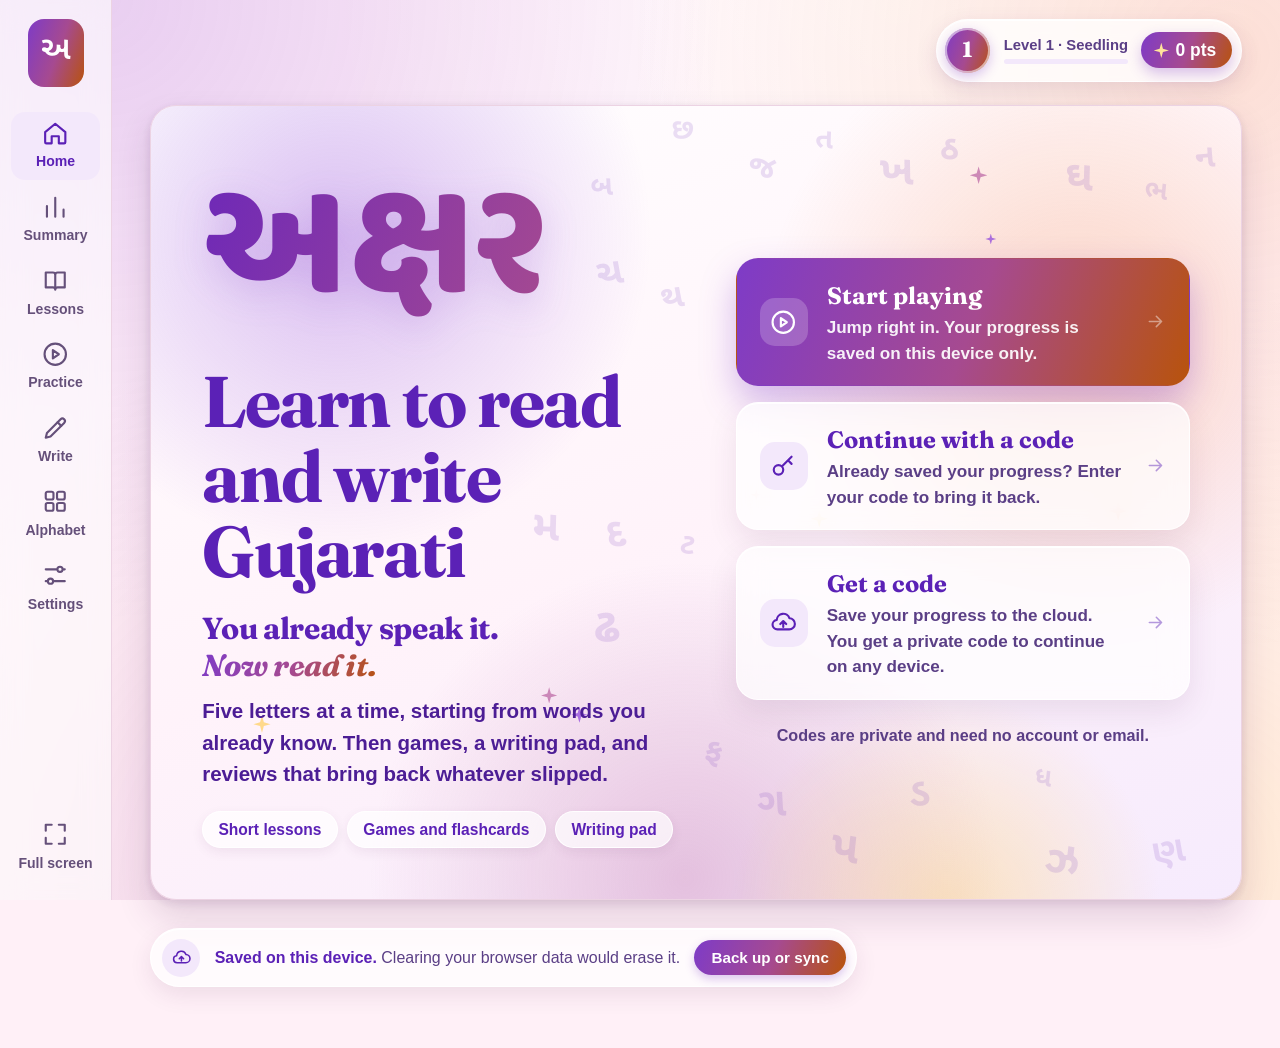
<file: index.html>
<!doctype html>
<html lang="en">
<head>
  <meta charset="utf-8">
  <meta name="viewport" content="width=device-width, initial-scale=1, viewport-fit=cover">
  <title>Read and Write Gujarati</title>
  <meta name="description" content="A short daily game for Gujarati speakers who want to learn to read and write the script.">
  <meta name="theme-color" content="#fff0f7">
  <meta name="format-detection" content="telephone=no">
  <meta name="mobile-web-app-capable" content="yes">
  <meta name="apple-mobile-web-app-capable" content="yes">
  <meta name="apple-mobile-web-app-title" content="Gujarati">
  <meta name="apple-mobile-web-app-status-bar-style" content="default">
  <link rel="manifest" href="manifest.webmanifest">
  <link rel="icon" type="image/png" sizes="192x192" href="icons/icon-192.png">
  <link rel="apple-touch-icon" href="icons/apple-touch-icon.png">
  <link rel="preconnect" href="https://fonts.googleapis.com">
  <link rel="preconnect" href="https://fonts.gstatic.com" crossorigin>
  <link href="https://fonts.googleapis.com/css2?family=Baloo+Bhai+2:wght@600;800&family=Fraunces:ital,opsz,wght@0,9..144,500;0,9..144,700;1,9..144,500&family=Noto+Sans+Gujarati:wght@400;600;700&display=swap" rel="stylesheet">
  <link rel="stylesheet" href="css/styles.css">
</head>
<body>
  <!-- Icon set: one consistent line style instead of emoji -->
  <svg width="0" height="0" style="position:absolute" aria-hidden="true" focusable="false">
    <defs>
      <symbol id="i-home" viewBox="0 0 24 24"><path d="M3.5 11 12 4l8.5 7v8.5a1 1 0 0 1-1 1H15v-6H9v6H4.5a1 1 0 0 1-1-1z"/></symbol>
      <symbol id="i-book" viewBox="0 0 24 24"><path d="M4 5.5h6a2 2 0 0 1 2 2V20a2 2 0 0 0-2-2H4zM20 5.5h-6a2 2 0 0 0-2 2V20a2 2 0 0 1 2-2h6z"/></symbol>
      <symbol id="i-play" viewBox="0 0 24 24"><circle cx="12" cy="12" r="9"/><path d="m10 8.5 5 3.5-5 3.5z"/></symbol>
      <symbol id="i-pen" viewBox="0 0 24 24"><path d="m4 20 1-4L16.5 4.5a2.1 2.1 0 0 1 3 3L8 19z"/><path d="m14 7 3 3"/></symbol>
      <symbol id="i-grid" viewBox="0 0 24 24"><rect x="4" y="4" width="6.5" height="6.5" rx="1.5"/><rect x="13.5" y="4" width="6.5" height="6.5" rx="1.5"/><rect x="4" y="13.5" width="6.5" height="6.5" rx="1.5"/><rect x="13.5" y="13.5" width="6.5" height="6.5" rx="1.5"/></symbol>
      <symbol id="i-sliders" viewBox="0 0 24 24"><path d="M4 7h9M19 7h1M4 17h1M11 17h9"/><circle cx="16" cy="7" r="2.2"/><circle cx="8" cy="17" r="2.2"/></symbol>
      <symbol id="i-check" viewBox="0 0 24 24"><path d="m5 12.5 4.5 4.5L19 7.5"/></symbol>
      <symbol id="i-lock" viewBox="0 0 24 24"><rect x="5" y="10.5" width="14" height="9.5" rx="2"/><path d="M8 10.5V8a4 4 0 0 1 8 0v2.5"/></symbol>
      <symbol id="i-arrow" viewBox="0 0 24 24"><path d="M5 12h14M13 6l6 6-6 6"/></symbol>
      <symbol id="i-expand" viewBox="0 0 24 24"><path d="M4 9V4h5M20 9V4h-5M4 15v5h5M20 15v5h-5"/></symbol>
      <symbol id="i-collapse" viewBox="0 0 24 24"><path d="M9 4v5H4M15 4v5h5M9 20v-5H4M15 20v-5h5"/></symbol>
      <symbol id="i-chart" viewBox="0 0 24 24"><path d="M5 20V11M12 20V4M19 20v-6"/></symbol>
      <symbol id="i-key" viewBox="0 0 24 24"><circle cx="8" cy="15" r="4"/><path d="m11 12 8-8M16 7l3 3"/></symbol>
      <symbol id="i-cloud" viewBox="0 0 24 24"><path d="M7 18a4 4 0 0 1-.5-7.97A5.5 5.5 0 0 1 17.2 8.6 4.5 4.5 0 0 1 17 18z"/><path d="M12 11v5M9.5 13.5 12 11l2.5 2.5"/></symbol>
      <symbol id="i-refresh" viewBox="0 0 24 24"><path d="M19 8a8 8 0 0 0-14 1M5 4v5h5M5 16a8 8 0 0 0 14-1M19 20v-5h-5"/></symbol>
    </defs>
  </svg>

  <a class="skip" href="#app">Skip to content</a>
  <div class="shell">
    <nav aria-label="Main">
      <a class="brand" href="#/" aria-label="Home"><span class="gu" lang="gu">અ</span></a>
      <a href="#/" data-route=""><svg class="ic"><use href="#i-home"/></svg><span>Home</span></a>
      <a href="#/summary" data-route="summary"><svg class="ic"><use href="#i-chart"/></svg><span>Summary</span></a>
      <a href="#/lessons" data-route="lessons"><svg class="ic"><use href="#i-book"/></svg><span>Lessons</span></a>
      <a href="#/practice" data-route="practice"><svg class="ic"><use href="#i-play"/></svg><span>Practice</span></a>
      <a href="#/write" data-route="write"><svg class="ic"><use href="#i-pen"/></svg><span>Write</span></a>
      <a href="#/alphabet" data-route="alphabet"><svg class="ic"><use href="#i-grid"/></svg><span>Alphabet</span></a>
      <a href="#/settings" data-route="settings"><svg class="ic"><use href="#i-sliders"/></svg><span>Settings</span></a>
      <button type="button" id="fs-btn" class="nav-btn" hidden aria-pressed="false"><svg class="ic"><use href="#i-expand"/></svg><span>Full screen</span></button>
    </nav>

    <div class="col">
      <header class="top">
        <a class="wordmark" href="#/"><span class="gu" lang="gu">અક્ષર</span></a>
        <div class="hud" aria-live="polite"><span id="hud-avatar" class="avatar" aria-hidden="true"></span><div class="hud-text"><span id="hud-name" class="hud-name" hidden></span><span id="hud-level" class="hud-level"></span><span class="hud-bar" aria-hidden="true"><i id="hud-fill"></i></span></div><span class="hud-pts"><span id="hud-points" class="pts"></span></span></div>
      </header>
      <main id="app" tabindex="-1">
        <noscript><p class="card">This game needs JavaScript. Please turn it on and reload.</p></noscript>
      </main>
      <footer id="foot"></footer>
    </div>
  </div>

  <div id="toast" role="status" aria-live="polite"></div>
  <dialog id="dlg" aria-modal="true"></dialog>

  <script src="js/data/items.js"></script>
  <script src="js/data/lessons.js"></script>
  <script src="js/data/words.js"></script>
  <script src="js/core.js"></script>
  <script src="js/firebase-config.js"></script>
  <script src="js/sync.js"></script>
  <script src="js/ui.js"></script>
  <script src="js/games.js"></script>
  <script src="js/shape.js"></script>
  <script src="js/writing.js"></script>
  <script src="js/app.js"></script>
  <script>
    // Offline support + installable on iPad/iPhone/Android (served over https or localhost only).
    if ('serviceWorker' in navigator && (location.protocol === 'https:' || location.hostname === 'localhost')) {
      window.addEventListener('load', function () { navigator.serviceWorker.register('sw.js').catch(function () {}); });
    }
  </script>
</body>
</html>
</file>
<file: css/styles.css>
/* Gujarati reading and writing
   Palette from the Game Instruction Loop slides (soft pink canvas, dark phone frames, purple→orange gradient),
   used with restraint: gradient only on primary actions, the hero and the game labels.
   Layout: phone = bottom tabs; iPad/desktop = left rail, two-pane lessons and quizzes. */
:root {
  --bg: #fff0f7;
  --paper: #ffffff;
  --blank: #fff9fc;
  --phone-edge: #20202d;
  --ink: #2a1838;
  --muted: #65507a;
  --line: #ecd3e3;
  --line-soft: #f5e3ee;
  --purple: #9149dc; --magenta: #bc69a6; --orange: #f28a4b; --yellow: #ffd166;
  --accent: #5b21b6;                       /* text-safe purple */
  --grad: linear-gradient(110deg, #7e3bc7 0%, #a64a90 52%, #b8530c 100%);
  --grad-bright: linear-gradient(110deg, #9149dc 0%, #bc69a6 52%, #f28a4b 100%);
  --glyph: #5b21b6;
  --roman: #8f2f7e;
  --tint: #f3e8fb; --tint-pink: #ffe3f1; --tint-gold: #fff1c9;
  --good: #166534; --good-bg: #dcfce7; --soft: #7c2d12; --soft-bg: #ffedd5;
  --r: 18px; --r-lg: 26px;
  --shadow: 0 18px 34px rgba(85, 39, 92, .16), 0 3px 10px rgba(85, 39, 92, .12);
  --sans: -apple-system, BlinkMacSystemFont, "SF Pro Text", "Segoe UI", Roboto, "Helvetica Neue", Arial, "Noto Sans Gujarati", "Nirmala UI", sans-serif;
  --serif: "Fraunces", "New York", Georgia, "Times New Roman", "Noto Sans Gujarati", serif;
  --gu: "Noto Sans Gujarati", "Gujarati Sangam MN", "Nirmala UI", "Shruti", sans-serif;
  --rail: 112px;
}
* { box-sizing: border-box; -webkit-tap-highlight-color: transparent; }
html { font-size: 17px; -webkit-text-size-adjust: 100%; text-size-adjust: 100%; }
@media (min-width: 768px) { html { font-size: 18px; } }
@media (min-width: 1100px) { html { font-size: 19px; } }
body {
  margin: 0; color: var(--ink); font-family: var(--sans); line-height: 1.5;
  background: radial-gradient(circle at 70% 0%, rgba(255, 255, 255, .8), transparent 45%), var(--bg);
  background-attachment: fixed; overscroll-behavior-y: none;
  padding-bottom: calc(4.6rem + env(safe-area-inset-bottom));
}
.gu, [lang="gu"] { font-family: var(--gu); line-height: 1.6; }
h1, h2, h3 { font-family: var(--serif); font-weight: 700; letter-spacing: -.01em; line-height: 1.15; margin: 0 0 .5rem; }
h1 { font-size: clamp(1.9rem, 4.2vw, 2.6rem); } h2 { font-size: 1.45rem; } h3 { font-size: 1.15rem; }
/* headings: purple to orange for page titles, purple for sections, plum for sub-sections */
h2 { color: var(--accent); } h3 { color: var(--roman); }
#app > div > h1:first-child, #app > section > h1:first-child, .write-view > h1:first-child { display: block; width: fit-content; max-width: 100%; color: #fff; background: var(--grad); padding: .28em .75em .34em; border-radius: 18px; box-shadow: 0 10px 24px rgba(126, 59, 199, .28), inset 0 1px 0 rgba(255, 255, 255, .3); text-shadow: 0 1px 8px rgba(42, 24, 56, .25); margin-bottom: 1.2rem; }
h2::after { content: ""; display: block; width: 100%; height: 2px; border-radius: 2px; margin-top: .35rem; background: var(--line); }
.hero-panel h2::after, .next-panel h2::after, .callout h2::after, .menu-btn h2::after, .celebrate h2::after, dialog h2::after, .group-head h2::after { display: none; }
p { margin: 0 0 .75rem; }
a { color: var(--accent); }
.muted { color: var(--muted); }
.sr { position: absolute; width: 1px; height: 1px; overflow: hidden; clip: rect(0 0 0 0); }
.skip { position: absolute; left: -999px; top: 0; background: #fff; padding: .5rem 1rem; z-index: 100; }
.skip:focus { left: 8px; top: 8px; }
:focus-visible { outline: 3px solid #2563eb; outline-offset: 3px; border-radius: 10px; }
mark { background: #ffe39a; color: inherit; border-radius: 6px; padding: 0 .08em; }
[hidden] { display: none !important; }
button, a, summary, label, select { touch-action: manipulation; }
button { -webkit-user-select: none; user-select: none; }
.ic { width: 1.5rem; height: 1.5rem; fill: none; stroke: currentColor; stroke-width: 1.8; stroke-linecap: round; stroke-linejoin: round; flex: none; }
.ic.sm { width: 1.1rem; height: 1.1rem; }
.label { text-transform: uppercase; letter-spacing: .08em; font-size: .72rem; font-weight: 700; color: var(--roman); margin: 0 0 .35rem; }

/* ---------- Shell ---------- */
.col { min-width: 0; }
.top { display: flex; align-items: center; justify-content: space-between; gap: 1rem; padding: calc(.7rem + env(safe-area-inset-top)) calc(1rem + env(safe-area-inset-right)) .4rem calc(1rem + env(safe-area-inset-left)); max-width: 1180px; margin: 0 auto; }
.wordmark { font-family: var(--serif); font-weight: 700; font-size: 1.3rem; color: var(--ink); text-decoration: none; }
.wordmark .gu { font-weight: 600; color: var(--accent); }
.hud { display: flex; align-items: center; gap: .7rem; margin-left: auto; padding: .4rem .5rem .4rem .4rem; line-height: 1.2; background: rgba(255, 255, 255, .78); -webkit-backdrop-filter: blur(12px); backdrop-filter: blur(12px); border: 1px solid rgba(255, 255, 255, .9); border-radius: 99px; box-shadow: 0 8px 22px rgba(85, 39, 92, .13), inset 0 1px 0 #fff; }
.avatar { width: 2.4rem; height: 2.4rem; border-radius: 50%; display: grid; place-items: center; background: var(--grad); color: #fff; font-family: var(--serif); font-weight: 700; font-size: 1.15rem; box-shadow: 0 4px 12px rgba(126, 59, 199, .3), inset 0 0 0 2px rgba(255, 255, 255, .55); flex: none; }
.hud { min-width: 0; max-width: 100%; }
@media (max-width: 767px) { .hud { gap: .45rem; } .hud-text { min-width: 0; } .hud-name { max-width: 5.5rem; font-size: .85rem; } .hud-level { font-size: .7rem; } .hud-pts { padding: .35rem .6rem .35rem .5rem; } }
.hud-text { display: flex; flex-direction: column; align-items: flex-start; gap: .12rem; min-width: 6.5rem; }
.hud-name { font-weight: 700; font-size: .95rem; color: var(--accent); max-width: 9rem; overflow: hidden; text-overflow: ellipsis; white-space: nowrap; }
.hud-level { font-size: .78rem; font-weight: 600; color: #5b3f86; white-space: nowrap; }
.hud-bar { display: block; width: 100%; height: 5px; border-radius: 99px; background: var(--tint); overflow: hidden; margin-top: .1rem; }
.hud-bar i { display: block; height: 100%; width: 0; border-radius: 99px; background: var(--grad-bright); transition: width .5s; }
.hud-pts { display: inline-flex; align-items: center; gap: .35rem; padding: .4rem .8rem .4rem .65rem; border-radius: 99px; background: var(--grad); color: #fff; box-shadow: 0 6px 14px rgba(126, 59, 199, .3); }
.hud-pts::before { content: ""; width: .8rem; height: .8rem; background: #ffe49a; clip-path: polygon(50% 0, 61% 39%, 100% 50%, 61% 61%, 50% 100%, 39% 61%, 0 50%, 39% 39%); }
.hud .pts { font-weight: 700; font-size: .92rem; color: #fff; font-variant-numeric: tabular-nums; white-space: nowrap; }
nav { position: fixed; left: 0; right: 0; bottom: 0; z-index: 20; display: flex; background: rgba(255, 255, 255, .94); -webkit-backdrop-filter: blur(14px); backdrop-filter: blur(14px); border-top: 1px solid var(--line); padding: .25rem calc(.25rem + env(safe-area-inset-right)) calc(.25rem + env(safe-area-inset-bottom)) calc(.25rem + env(safe-area-inset-left)); }
nav .brand { display: none; }
nav a { flex: 1; min-width: 0; min-height: 56px; display: flex; flex-direction: column; align-items: center; justify-content: center; gap: 2px; font-size: .68rem; text-decoration: none; color: var(--muted); border-radius: 14px; font-weight: 600; }
nav a[aria-current="page"] { color: var(--accent); background: var(--tint); }
nav .nav-btn { flex: 1; min-height: 56px; display: none; flex-direction: column; align-items: center; justify-content: center; gap: 2px; font: inherit; font-size: .68rem; font-weight: 600; color: var(--muted); background: transparent; border: 0; border-radius: 14px; cursor: pointer; }
nav .nav-btn[aria-pressed="true"] { color: var(--accent); background: var(--tint); }
@media (min-width: 768px) {
  body { padding-bottom: 2rem; }
  nav a, nav .nav-btn { min-height: 68px !important; }
  .shell { display: grid; grid-template-columns: var(--rail) minmax(0, 1fr); min-height: 100vh; min-height: 100dvh; }
  nav { position: sticky; top: 0; height: 100vh; height: 100dvh; flex-direction: column; justify-content: flex-start; gap: .3rem; border-top: 0; border-right: 1px solid var(--line); background: rgba(255, 255, 255, .6);
    padding: calc(1rem + env(safe-area-inset-top)) .6rem 1rem calc(.6rem + env(safe-area-inset-left)); }
  nav .brand { display: grid; place-items: center; width: 56px; height: 56px; margin: 0 auto 1rem; border-radius: 16px; background: var(--grad); color: #fff; font-size: 1.7rem; text-decoration: none; padding-bottom: .2rem; }
  nav a { flex: 0 0 auto; width: 100%; min-height: 76px; font-size: .74rem; gap: 4px; }
  nav .nav-btn:not([hidden]) { display: flex; flex: 0 0 auto; width: 100%; min-height: 76px; font-size: .74rem; gap: 4px; margin-top: auto; }
  nav .brand .gu { line-height: 1; }
  .wordmark { display: none; }
  .top { padding-top: calc(1rem + env(safe-area-inset-top)); padding-right: calc(2rem + env(safe-area-inset-right)); }
}
@media (hover: hover) { nav a:hover, nav .nav-btn:hover { background: var(--tint); } }
main:focus, main:focus-visible { outline: none; }
main { position: relative; isolation: isolate; max-width: 1180px; margin: 0 auto; padding: .5rem calc(1rem + env(safe-area-inset-right)) 1.5rem calc(1rem + env(safe-area-inset-left)); outline: none; }
@media (min-width: 768px) { main { padding-left: 2rem; padding-right: calc(2rem + env(safe-area-inset-right)); } }
footer { max-width: 1180px; margin: 0 auto; padding: 0 1rem 1.2rem; color: var(--muted); font-size: .82rem; }
@media (min-width: 768px) { footer { padding-left: 2rem; } }

/* ---------- Buttons ---------- */
.btn, button.btn { white-space: nowrap; font: inherit; font-weight: 650; display: inline-flex; align-items: center; justify-content: center; gap: .45rem; min-height: 52px; min-width: 52px; padding: .45rem 1.25rem; border-radius: 14px; border: 1px solid var(--line); background: #fff; color: var(--ink); cursor: pointer; text-decoration: none; transition: transform .1s, background .15s; }
.btn:active:not(:disabled) { transform: scale(.97); }
.btn.primary { background: var(--grad); color: #fff; border-color: transparent; box-shadow: 0 10px 22px rgba(126, 59, 199, .28); }
.btn.danger { background: #b91c1c; color: #fff; border-color: transparent; }
.btn.ghost { background: transparent; }
.btn.small { min-height: 48px; padding: .3rem 1rem; font-size: .92rem; }
.btn.huge { font-size: 1.15rem; min-height: 60px; padding: .5rem 1.8rem; border-radius: 16px; }
.btn:disabled { opacity: .45; cursor: not-allowed; }
@media (hover: hover) { .btn:hover:not(:disabled) { background: var(--tint); } .btn.primary:hover:not(:disabled) { background: var(--grad); filter: brightness(1.06); } .btn.danger:hover:not(:disabled) { background: #991b1b; } }
.row { display: flex; flex-wrap: wrap; gap: .7rem; align-items: center; margin: .75rem 0; }
.row.center { justify-content: center; }
.row.between { justify-content: space-between; }

/* ---------- Surfaces ---------- */
.card, .qcard { background: var(--paper); border: 1px solid var(--line); border-radius: var(--r); padding: 1.25rem; margin-bottom: 1rem; }
.callout { border-left: 4px solid var(--purple); background: var(--tint); border-radius: 0 var(--r) var(--r) 0; padding: .9rem 1.1rem; margin: 1rem 0; }
.callout.gold { border-color: var(--orange); background: var(--tint-gold); } .callout.pink { border-color: var(--magenta); background: var(--tint-pink); }
.callout h3 { margin-bottom: .2rem; } .callout p:last-child { margin-bottom: 0; }
.lead { font-size: 1.15rem; color: var(--muted); max-width: 46ch; }
.section-head { display: flex; align-items: baseline; justify-content: space-between; gap: 1rem; margin: 2rem 0 .7rem; }
.section-head h2 { margin: 0; } .section-head span { color: var(--muted); font-size: .88rem; }
.note { background: var(--tint-gold); border-radius: 12px; padding: .6rem .9rem; font-size: .9rem; }

/* ---------- Home ---------- */
.home-top { display: grid; gap: 1rem; margin-top: .3rem; }
@media (min-width: 900px) { .home-top { grid-template-columns: 1.35fr 1fr; align-items: stretch; } }
.hero-panel { position: relative; overflow: hidden; border-radius: var(--r-lg); padding: clamp(1.4rem, 3.5vw, 2.4rem); color: #fff; background: var(--grad-bright); background-size: 200% 200%; animation: shimmer 9s ease infinite; box-shadow: var(--shadow); min-height: 300px; display: flex; flex-direction: column; justify-content: flex-end; }
.hero-panel::before { content: ""; position: absolute; inset: 0; background: linear-gradient(180deg, rgba(42, 24, 56, 0) 30%, rgba(42, 24, 56, .45) 100%); }
.hero-panel > * { position: relative; }
.hero-glyphs { position: absolute !important; inset: 0; pointer-events: none; overflow: hidden; }
.hero-glyphs span { position: absolute; font-family: var(--gu); color: rgba(255, 255, 255, .22); font-weight: 700; line-height: 1; }
.hero-glyphs .g1 { font-size: 11rem; right: -.5rem; top: -1rem; } .hero-glyphs .g2 { font-size: 6.5rem; right: 9rem; top: 2.6rem; } .hero-glyphs .g3 { font-size: 4.5rem; right: 1.5rem; top: 10rem; color: rgba(255, 255, 255, .16); }
.hero-panel .label { color: rgba(255, 255, 255, .85); }
.hero-panel h1 { font-size: clamp(2rem, 4.6vw, 3.2rem); color: #fff; margin-bottom: .6rem; max-width: 14ch; text-shadow: 0 2px 18px rgba(42, 24, 56, .35); }
.hero-panel p { color: rgba(255, 255, 255, .95); max-width: 40ch; text-shadow: 0 1px 10px rgba(42, 24, 56, .4); }
.hero-note { font-size: .88rem; margin: .4rem 0 0; max-width: 46ch; } .hero-note .note-link { color: #fff; text-decoration: underline; text-underline-offset: 3px; }

/* ---------- Home: the landing page ----------
   A slow drifting color wash, a turning ring of Gujarati letters, a gradient wordmark, glass menu cards and a few
   twinkling stars. All of it is decoration: with effects off it settles into the same calm layout. */
.landing { position: relative; isolation: isolate; overflow: hidden; border-radius: var(--r-lg); padding: clamp(1.4rem, 4vw, 3.2rem); min-height: min(76vh, 700px); display: grid; align-items: center; background: linear-gradient(160deg, #ffffff 0%, #fff3fa 52%, #f6ebfd 100%); border: 1px solid var(--line); box-shadow: var(--shadow); margin-top: .3rem; }
.aurora { position: absolute; inset: 0; z-index: -3; overflow: hidden; pointer-events: none; }
.aurora i { position: absolute; width: 62%; aspect-ratio: 1; border-radius: 50%; will-change: transform; }
.aurora .a1 { left: -14%; top: -26%; background: radial-gradient(circle, rgba(145, 73, 220, .34), transparent 66%); animation: drift-a 24s ease-in-out infinite alternate; }
.aurora .a2 { right: -16%; top: -14%; background: radial-gradient(circle, rgba(242, 138, 75, .30), transparent 66%); animation: drift-b 28s ease-in-out infinite alternate; }
.aurora .a3 { left: 18%; bottom: -40%; background: radial-gradient(circle, rgba(188, 105, 166, .34), transparent 66%); animation: drift-c 32s ease-in-out infinite alternate; }
.aurora .a4 { right: 6%; bottom: -30%; width: 42%; background: radial-gradient(circle, rgba(255, 209, 102, .40), transparent 66%); animation: drift-a 26s ease-in-out infinite alternate-reverse; }
@keyframes drift-a { to { transform: translate(14%, 12%) scale(1.14); } }
@keyframes drift-b { to { transform: translate(-12%, 14%) scale(1.1); } }
@keyframes drift-c { to { transform: translate(10%, -12%) scale(1.18); } }

.edge-letters { position: absolute; inset: 0; z-index: -2; pointer-events: none; }
.edge-letters span { position: absolute; font-family: var(--gu); font-weight: 700; line-height: 1; color: rgba(109, 40, 184, .14); transform: rotate(var(--r, 0deg)); animation: bob 8s ease-in-out infinite; animation-delay: var(--d); }
@keyframes bob { 0%, 100% { transform: rotate(var(--r, 0deg)) translateY(0); } 50% { transform: rotate(var(--r, 0deg)) translateY(-7px); } }
body.fx-calm .edge-letters span { animation: none; }

.sparkles { position: absolute; inset: 0; z-index: -1; pointer-events: none; overflow: hidden; }
.spark { position: absolute; display: block; opacity: .75; clip-path: polygon(50% 0, 61% 39%, 100% 50%, 61% 61%, 50% 100%, 39% 61%, 0 50%, 39% 39%); animation: twinkle 3.4s ease-in-out infinite; animation-delay: var(--d, 0s); }
@keyframes twinkle { 0%, 100% { transform: scale(.35) rotate(0); opacity: .25; } 50% { transform: scale(1) rotate(45deg); opacity: .95; } }

.landing-grid { display: grid; gap: 2rem; align-items: center; }
@media (min-width: 900px) { .landing-grid { grid-template-columns: 1.05fr 1fr; gap: 3rem; } }
.landing-copy > * { animation: rise .8s cubic-bezier(.2, .8, .2, 1) both; }
.landing-copy > :nth-child(2) { animation-delay: .1s; } .landing-copy > :nth-child(3) { animation-delay: .2s; } .landing-copy > :nth-child(4) { animation-delay: .3s; } .landing-copy > :nth-child(5) { animation-delay: .4s; } .landing-copy > :nth-child(6) { animation-delay: .5s; }
.brandmark { margin: 0; display: flex; flex-direction: column; align-items: flex-start; gap: .1rem; line-height: 1; font-weight: 700; }
.gtext { font-family: "Baloo Bhai 2", var(--gu); font-weight: 800; font-size: clamp(4.4rem, 13vw, 8.4rem); line-height: 1.12; padding: .02em .08em .1em 0; letter-spacing: -.01em; color: #6d28b8; background: linear-gradient(110deg, #6d28b8 0%, #a64a90 48%, #d4631a 100%); background-size: 220% 100%; -webkit-background-clip: text; background-clip: text; -webkit-text-fill-color: transparent; filter: drop-shadow(0 10px 18px rgba(126, 59, 199, .18)); animation: sheen 9s ease-in-out infinite; }
@keyframes sheen { 0%, 100% { background-position: 0% 50%; } 50% { background-position: 100% 50%; } }
.landing-title { font-family: var(--serif); font-weight: 700; font-size: clamp(2.3rem, 5.6vw, 4rem); line-height: 1.05; letter-spacing: -.02em; color: var(--accent); margin-top: .1em; max-width: 14ch; }
.landing-tag { font-family: var(--serif); font-weight: 700; font-size: clamp(1.25rem, 2.4vw, 1.6rem); line-height: 1.2; letter-spacing: -.01em; color: var(--accent); margin: 1.1rem 0 .6rem; }
.landing-tag em { white-space: nowrap; font-style: italic; background: var(--grad); -webkit-background-clip: text; background-clip: text; -webkit-text-fill-color: transparent; padding-right: .08em; }
.landing-sub { color: #4c1d95; font-weight: 600; font-size: 1.08rem; line-height: 1.55; max-width: 42ch; margin: 0; }
.feats { list-style: none; display: flex; flex-wrap: wrap; gap: .5rem; padding: 0; margin: 1.1rem 0 0; }
.feats li { font-size: .82rem; font-weight: 600; color: var(--accent); background: rgba(255, 255, 255, .7); border: 1px solid rgba(255, 255, 255, .9); border-radius: 99px; padding: .3rem .8rem; box-shadow: 0 4px 12px rgba(85, 39, 92, .08); }

.menu { display: grid; gap: .8rem; }
.menu-btn { position: relative; overflow: hidden; display: grid; grid-template-columns: auto 1fr auto; align-items: center; gap: 1rem; text-align: left; font: inherit; width: 100%; min-height: 84px; padding: 1rem 1.2rem; color: var(--accent); cursor: pointer;
  background: rgba(255, 255, 255, .72); -webkit-backdrop-filter: blur(14px); backdrop-filter: blur(14px); border: 1px solid rgba(255, 255, 255, .85); border-radius: 22px; box-shadow: 0 12px 30px rgba(85, 39, 92, .10), inset 0 1px 0 rgba(255, 255, 255, .9);
  transition: transform .18s, box-shadow .18s; animation: rise .7s cubic-bezier(.2, .8, .2, 1) both; animation-delay: calc(var(--i, 0) * 110ms + 250ms); }
.menu-btn:active { transform: scale(.985); }
@media (hover: hover) { .menu-btn:hover { transform: translateY(-3px); box-shadow: 0 18px 38px rgba(85, 39, 92, .16), inset 0 1px 0 rgba(255, 255, 255, .9); } .menu-btn:hover .mb-arrow { transform: translateX(5px); opacity: 1; } }
.mb-ic { width: 48px; height: 48px; border-radius: 15px; display: grid; place-items: center; background: var(--tint); color: var(--accent); }
.mb-ic .ic { width: 1.5rem; height: 1.5rem; }
.mb-text { display: grid; gap: .1rem; }
.mb-title { font-family: var(--serif); font-weight: 700; font-size: 1.25rem; }
.mb-sub { font-size: .9rem; font-weight: 600; color: #5b3f86; }
.mb-arrow { opacity: .45; transition: transform .2s, opacity .2s; display: grid; }
.menu-btn.primary { background: var(--grad); color: #fff; border-color: transparent; box-shadow: 0 16px 34px rgba(126, 59, 199, .34); }
.menu-btn.primary .mb-ic { background: rgba(255, 255, 255, .2); color: #fff; }
.menu-btn.primary .mb-sub { color: rgba(255, 255, 255, .92); }
.menu-btn.primary::after { content: ""; position: absolute; inset: 0; background: linear-gradient(105deg, transparent 38%, rgba(255, 255, 255, .34) 50%, transparent 62%); transform: translateX(-130%); animation: sweep 6s ease-in-out 1.4s infinite; pointer-events: none; }
@keyframes sweep { 0%, 55% { transform: translateX(-130%); } 100% { transform: translateX(130%); } }
@keyframes rise { from { opacity: 0; transform: translateY(16px); } to { opacity: 1; transform: none; } }
.title-foot { text-align: center; color: #5b3f86; font-weight: 600; font-size: .85rem; margin: .4rem 0 0; }

/* celebration: warm glow, expanding ripples, drifting stars */
.fx-layer { position: fixed; inset: 0; z-index: 60; pointer-events: none; overflow: hidden; }
.fx-glow { position: absolute; width: 520px; height: 520px; margin: -260px 0 0 -260px; border-radius: 50%; background: radial-gradient(circle, rgba(255, 209, 102, .5), transparent 65%); opacity: 0; animation: glow-pulse 1.8s ease-out forwards; }
.rip { position: absolute; width: 0; height: 0; border-radius: 50%; border: 2px solid var(--c, #ffd166); opacity: 0; transform: translate(-50%, -50%); animation: ripple 1.8s cubic-bezier(.2, .6, .3, 1) forwards; animation-delay: var(--d, 0s); }
.spark.fly { opacity: 0; animation: fly 1.6s ease-out forwards; animation-delay: var(--d, 0s); }
@keyframes glow-pulse { 0% { opacity: 0; transform: scale(.6); } 20% { opacity: 1; } 100% { opacity: 0; transform: scale(1.15); } }
@keyframes ripple { 0% { width: 14px; height: 14px; opacity: .95; } 100% { width: 360px; height: 360px; opacity: 0; } }
@keyframes fly { 0% { transform: translate(0, 0) scale(.3) rotate(0); opacity: 0; } 15% { opacity: 1; } 100% { transform: var(--end) scale(1) rotate(200deg); opacity: 0; } }
body.fx-calm .fx-layer { display: none; }
body.fx-calm .spark { opacity: .6; }

/* summary hero: level and progress */
.lv-bar { height: 10px; border-radius: 99px; background: rgba(255, 255, 255, .28); overflow: hidden; margin: .5rem 0 .3rem; max-width: 34rem; }
.lv-bar > div { height: 100%; border-radius: 99px; background: #fff; transition: width .4s; }
.hero-panel .btn.ghost { color: #fff; border-color: rgba(255, 255, 255, .6); background: rgba(255, 255, 255, .12); }
.hero-panel .btn.primary { background: #fff; color: var(--accent); box-shadow: none; }
.next-panel { display: flex; flex-direction: column; gap: .2rem; background: var(--paper); border: 1px solid var(--line); border-radius: var(--r-lg); padding: 1.4rem; }
.next-panel h2 { font-size: 1.7rem; margin-bottom: .2rem; }
.np-letters { display: flex; gap: .4rem; flex-wrap: wrap; margin: .5rem 0 .7rem; }
.np-letters .gu { font-size: 2.2rem; line-height: 1.3; color: var(--glyph); background: var(--tint); border-radius: 14px; min-width: 3.1rem; text-align: center; padding: 0 .4rem; }
.np-meta { color: var(--muted); font-size: .9rem; }
.np-foot { margin-top: auto; padding-top: .8rem; }
.np-due { display: flex; align-items: center; gap: .5rem; border-top: 1px solid var(--line-soft); margin-top: 1rem; padding-top: .8rem; font-size: .92rem; }
.statline { display: flex; flex-wrap: wrap; margin: 1.1rem 0 0; padding: 0; list-style: none; border-top: 1px solid var(--line); border-bottom: 1px solid var(--line); }
.statline li { flex: 1 1 130px; padding: .8rem 1rem .8rem 0; } .statline li + li { padding-left: 1rem; border-left: 1px solid var(--line); }
.statline b { display: block; font-family: var(--serif); font-size: 1.6rem; line-height: 1.1; font-variant-numeric: tabular-nums; }
.statline span { font-size: .8rem; color: var(--muted); }
@media (max-width: 560px) { .statline li:nth-child(odd) { border-left: 0; padding-left: 0; } }
.lettermap { display: grid; grid-template-columns: repeat(auto-fill, minmax(54px, 1fr)); gap: .4rem; }
.lm { font: inherit; font-family: var(--gu); font-size: 1.5rem; line-height: 1; min-height: 56px; border-radius: 14px; border: 1px solid var(--line); background: transparent; color: #cdb6d6; cursor: pointer; display: grid; place-items: center; padding: 0 0 .15rem; }
.lm.taught { color: var(--glyph); background: #fff; }
.lm.weak { background: var(--tint-pink); border-color: #f2b5d4; color: #9d174d; }
.lm.ok { background: var(--tint); border-color: #d9bff4; }
.lm.strong { background: var(--accent); border-color: var(--accent); color: #fff; }
.legend-row { display: flex; flex-wrap: wrap; gap: 1rem; margin-top: .7rem; font-size: .8rem; color: var(--muted); }
.legend-row i { display: inline-block; width: .9rem; height: .9rem; border-radius: 5px; border: 1px solid var(--line); vertical-align: -2px; margin-right: .35rem; }
.principles { display: grid; gap: 1rem 2rem; grid-template-columns: 1fr; }
@media (min-width: 760px) { .principles { grid-template-columns: repeat(3, 1fr); } }
.principles h3 { margin-bottom: .25rem; } .principles p { color: var(--muted); font-size: .95rem; }

/* ---------- Lessons ---------- */
.lesson-list { display: grid; gap: .7rem; }
@media (min-width: 900px) { .lesson-list { grid-template-columns: 1fr 1fr; } }
.lesson-row { display: grid; grid-template-columns: 3rem 1fr auto; gap: .9rem; align-items: center; background: var(--paper); border: 1px solid var(--line); border-radius: var(--r); padding: 1rem 1.1rem; }
.lesson-row.locked { background: transparent; border-style: dashed; } .lesson-row.locked > * { opacity: .6; }
.lesson-row.next { border-color: var(--purple); box-shadow: 0 0 0 3px rgba(145, 73, 220, .18); }
.lr-num { font-family: var(--serif); font-weight: 700; font-size: 1.8rem; color: var(--accent); text-align: center; line-height: 1; }
.lesson-row.done .lr-num { color: var(--good); }
.lr-body h3 { margin: 0 0 .15rem; font-family: var(--sans); font-weight: 650; font-size: 1.05rem; letter-spacing: 0; }
.lr-body p { margin: 0; color: var(--muted); font-size: .88rem; }
.lr-letters { display: flex; gap: .1rem .6rem; flex-wrap: wrap; font-family: var(--gu); font-size: 1.5rem; line-height: 1.5; color: var(--glyph); margin-bottom: .1rem; }
@media (max-width: 520px) { .lesson-row { grid-template-columns: 2.2rem 1fr; } .lesson-row .lr-act { grid-column: 2; } }

/* ---------- Letters & words ---------- */
.bigglyph { font-family: var(--gu); font-size: clamp(5rem, 20vw, 8rem); line-height: 1.4; text-align: center; color: var(--glyph); }
.bigglyph.xl { font-size: clamp(6.5rem, 26vw, 11rem); }
.bigglyph.small { font-size: 4.5rem; }
.bigword { font-family: var(--gu); font-size: clamp(3.4rem, 13vw, 6rem); text-align: center; color: var(--glyph); line-height: 1.55; }
.sound { text-align: center; font-size: 1.7rem; color: var(--roman); font-family: var(--serif); font-weight: 700; }
.roman { color: var(--roman); font-weight: 700; }
.tip { color: var(--muted); }
.exword { font-size: 2rem; margin: 0 0 .5rem; } .exword .gu { font-size: 2.2rem; color: var(--glyph); }
.en { color: var(--muted); }
button.peek { font: inherit; font-size: .82rem; min-height: 44px; border: 1px dashed var(--magenta); background: #fff; border-radius: 99px; color: var(--roman); cursor: pointer; padding: 0 .9rem; }
.cue { font-size: 1.1rem; color: var(--muted); } .cue.big { font-size: 1.25rem; }
.big-msg { font-size: 1.2rem; }

.breakdown { display: flex; flex-wrap: wrap; gap: .45rem; margin: .5rem 0; }
.bchip { display: inline-flex; flex-direction: column; align-items: center; background: #fff; border: 1px solid var(--line); border-radius: 14px; padding: .05rem .7rem .3rem; min-width: 54px; }
.bchip .bg { font-size: 2rem; line-height: 1.4; color: var(--glyph); }
.bchip .bs { font-size: .92rem; font-weight: 700; color: var(--roman); }
.silent { color: #8a7a93; font-weight: 500; margin-left: 1px; }
.legend { font-size: .82rem; color: var(--muted); margin: .2rem 0 0; }
.cmp-row { display: flex; gap: .9rem; align-items: center; margin: .5rem 0; }
.cmp-pair { display: inline-flex; gap: .4rem; align-items: center; flex: none; } .cmp-pair .cg { font-size: 2.4rem; color: var(--glyph); } .vs { font-size: .72rem; color: var(--muted); font-weight: 700; text-transform: uppercase; }
.cmp-note { font-size: .92rem; }

/* learn screen: stage on the left, details on the right (iPad landscape / desktop) */
.learn-grid { display: grid; gap: 1.2rem; }
@media (min-width: 900px) { .learn-grid { grid-template-columns: minmax(0, .85fr) minmax(0, 1.15fr); gap: 2rem; align-items: start; } }
.stage { background: linear-gradient(180deg, #fff9fc, #f3e8fb); border: 1px solid var(--line); border-radius: var(--r-lg); padding: 1.2rem 1rem 1.4rem; text-align: center; }
.stage .sound { margin-top: -.4rem; }
.stage .tip { margin: .4rem auto 0; max-width: 28ch; }
.dsec { padding: 1rem 0; border-top: 1px solid var(--line-soft); } .dsec:first-child { border-top: 0; padding-top: 0; }
.gujlish { display: flex; align-items: baseline; flex-wrap: wrap; gap: .3rem .8rem; margin: 0 0 .4rem; }
.gujlish .roman { font-size: 1.25rem; } .gujlish .arrow { color: var(--muted); } .gujlish .gu { font-size: 2.4rem; color: var(--glyph); }
.say { color: var(--muted); font-size: .92rem; margin: .4rem 0; }

/* explainer cards (Part 2 lessons) */
.qcard.concept { padding: 1.4rem 1.2rem; }
.qcard.concept h2 { font-size: 1.6rem; }
.cbody { font-size: 1.08rem; } .cbody p { margin: .5rem 0; } .cbody ul { padding-left: 1.2rem; margin: .5rem 0; } .cbody li { margin: .3rem 0; } .cbody .small { font-size: .88rem; color: var(--muted); }
.crows { display: grid; gap: .5rem; margin-top: 1rem; }
@media (min-width: 700px) { .crows { grid-template-columns: repeat(2, minmax(0, 1fr)); } }
.crow { display: grid; grid-template-columns: minmax(0, auto) 1fr; gap: 0 .9rem; align-items: baseline; background: #fff; border: 1px solid var(--line); border-radius: 14px; padding: .35rem .9rem .5rem; }
.crow .cg { grid-row: span 2; font-size: 2rem; line-height: 1.5; color: var(--glyph); min-width: 3.2rem; }
.crow .cg mark { background: var(--tint-gold); color: inherit; border-radius: 6px; padding: 0 .1em; }
.crow .cm { font-weight: 700; color: var(--roman); font-size: 1.02rem; } .crow .cn { font-weight: 500; color: var(--muted); font-size: .88rem; }
.crow .ce { color: var(--muted); font-size: .92rem; }
.part-head { margin-top: 1.4rem; }

/* ---------- Sessions ---------- */
.session { max-width: 980px; margin: 0 auto; }
.session-top { display: flex; align-items: center; gap: .75rem; margin-bottom: .9rem; }
.count { font-weight: 700; min-width: 3.4rem; text-align: right; font-variant-numeric: tabular-nums; }
.progress { background: #f1dff0; border-radius: 99px; height: 10px; overflow: hidden; flex: 1; }
.progress.big { height: 16px; margin-bottom: .6rem; }
.progress > div { background: var(--grad-bright); height: 100%; border-radius: 99px; transition: width .3s; }
.qcard { padding: 1.4rem; }
.instruction { font-family: var(--serif); font-weight: 700; font-size: 1.3rem; color: var(--ink); margin-bottom: .6rem; }
.qcard.split .q-left { text-align: center; } .qcard.split .instruction { text-align: center; }
@media (min-width: 900px) {
  .qcard.split { display: grid; grid-template-columns: 1fr 1.05fr; gap: 2.2rem; align-items: center; min-height: 440px; padding: 2rem; }
  .qcard.split .options { margin-top: 0; }
}
.options { display: grid; grid-template-columns: 1fr 1fr; gap: .75rem; margin: 1rem 0; }
.options.col { grid-template-columns: 1fr; }
.options.row { display: flex; flex-wrap: wrap; justify-content: center; }
.opt { position: relative; font: inherit; min-height: 76px; font-size: 1.4rem; font-weight: 650; border: 1.5px solid var(--line); background: #fff; border-radius: var(--r); cursor: pointer; color: var(--ink); padding: .4rem 1rem; transition: transform .1s, background .15s, border-color .15s; }
@media (min-width: 768px) { .opt { min-height: 96px; } }
.opt:active:not(:disabled) { transform: scale(.98); }
@media (hover: hover) { .opt:hover:not(:disabled) { border-color: var(--purple); background: var(--tint); } }
.options.row .opt { min-width: 92px; padding: .2rem .8rem; }
.opt .num { position: absolute; left: .7rem; top: .4rem; font-size: .7rem; color: var(--muted); font-weight: 600; }
@media (pointer: coarse) { .opt .num { display: none; } }
.opt .glyph-opt { font-size: 3rem; line-height: 1.5; color: var(--glyph); } .opt .en-opt { font-size: 1.1rem; }
.opt .word-opt { font-size: 2.4rem; line-height: 1.5; color: var(--glyph); }
.opt .roman-opt { font-family: var(--serif); font-size: 1.5rem; }
.opt.word { font-size: 1.1rem; }
.opt.good { background: var(--good-bg); border-color: #16a34a; color: var(--good); }
.opt.miss { background: var(--soft-bg); border-color: #fdba74; color: var(--soft); opacity: .85; }
.opt:disabled:not(.good):not(.miss) { opacity: .55; }
.spell-prompt { text-align: center; } .roman-big { font-family: var(--serif); font-size: clamp(2.2rem, 9vw, 3.4rem); font-weight: 700; color: var(--roman); }
.feedback { min-height: 1.4rem; border-radius: 12px; padding: .15rem .1rem; }
.feedback.good { background: var(--good-bg); color: #14532d; padding: .75rem 1rem; }
.feedback.good .explain { margin: .4rem 0; }
.feedback.soft { background: var(--soft-bg); color: var(--soft); font-weight: 600; padding: .6rem .9rem; }
.next-wrap { margin-top: .75rem; }
.type-form { display: flex; gap: .6rem; margin: 1rem 0; flex-wrap: wrap; justify-content: center; }
.typed { font: inherit; font-size: 1.6rem; width: min(260px, 100%); text-align: center; border: 1.5px solid var(--purple); border-radius: 14px; padding: .4rem 1rem; min-height: 60px; background: #fff; }
.built { min-height: 5.5rem; font-family: var(--gu); font-size: 3.4rem; text-align: center; background: var(--blank); border: 2px dashed var(--magenta); border-radius: var(--r); margin: .8rem 0; color: var(--glyph); line-height: 1.7; }
.built.empty { color: #cdb6d6; letter-spacing: .1em; }
.tray { display: flex; flex-wrap: wrap; gap: .6rem; justify-content: center; margin-bottom: .6rem; }
.tile { font-size: 2.4rem; min-width: 68px; min-height: 68px; border-radius: 16px; border: 1.5px solid var(--line); background: #fff; cursor: pointer; color: var(--ink); line-height: 1.4; }
.tile:disabled { opacity: .3; cursor: default; }
.review-chips .chips { margin-top: .3rem; }
.chips { display: flex; flex-wrap: wrap; gap: .5rem; }
.chip { display: inline-flex; align-items: center; gap: .35rem; background: #fff; border: 1px solid var(--line); border-radius: 12px; padding: .1rem .75rem; font-size: 1.05rem; }
.celebrate { position: relative; overflow: hidden; text-align: center; margin: 0 0 1rem; padding: 1.4rem 1rem; border-radius: var(--r-lg); background: var(--grad-bright); background-size: 200% 200%; animation: shimmer 6s ease infinite, pop .6s cubic-bezier(.34, 1.56, .64, 1) both; color: #fff; box-shadow: var(--shadow); }
.celebrate .sparkles { z-index: 0; } .celebrate .t { z-index: 1; font-family: var(--serif); font-size: clamp(1.8rem, 5vw, 2.6rem); font-weight: 700; position: relative; text-shadow: 0 2px 14px rgba(42, 24, 56, .4); }
.confetti-box { position: absolute; inset: 0; overflow: hidden; pointer-events: none; }
.confetti { position: absolute; top: -8%; width: 9px; height: 16px; border-radius: 2px; opacity: 0; animation: fall linear infinite; }
.flashcard { background: var(--paper); border: 2px solid var(--purple); border-radius: var(--r-lg); min-height: 360px; display: flex; flex-direction: column; justify-content: center; align-items: center; padding: 1.2rem; cursor: pointer; text-align: center; margin-bottom: 1rem; }
@media (min-width: 768px) { .flashcard { min-height: 460px; } }
.flashcard .face { width: 100%; }
.result h2 { margin-bottom: .3rem; }

/* ---------- Practice: phone frames from the loop slides ---------- */
.group-head { margin: 2rem 0 .2rem; } .group-head:first-of-type { margin-top: 1rem; }
.group-head p { color: var(--muted); margin: 0; font-size: .92rem; }
.label-pill { display: flex; align-items: center; justify-content: center; width: min(100%, 220px); min-height: 44px; padding: .4em .8em; border-radius: 999px; background: var(--grad); color: #fff; font-weight: 700; font-size: .86rem; line-height: 1.15; text-align: center; text-decoration: none; box-shadow: 0 10px 22px rgba(157, 74, 194, .22); }
.badge-count { margin: -.2rem 0 .4rem; color: var(--muted); } .badge-count b { color: var(--ink); font-family: var(--serif); font-size: 1.15rem; }
.badge-grid { display: grid; grid-template-columns: repeat(auto-fill, minmax(160px, 1fr)); gap: 1.8rem 1rem; margin-top: 1rem; }
@media (min-width: 768px) { .badge-grid { grid-template-columns: repeat(auto-fill, minmax(190px, 1fr)); } }
.badge { display: flex; flex-direction: column; align-items: center; gap: .6rem; text-align: center; text-decoration: none; color: inherit; position: relative; }
.badge-text { font-size: .82rem; color: var(--muted); max-width: 22ch; }
.medal { --c1: #7e3bc7; --c2: #bc69a6; position: relative; display: grid; place-items: center; width: 136px; height: 136px; filter: drop-shadow(0 14px 18px rgba(85, 39, 92, .24)); transition: transform .25s cubic-bezier(.34, 1.56, .64, 1); }
.medal.theme-ach { --c1: #b8336a; --c2: #f08a7e; } .medal.theme-words { --c1: #d2531c; --c2: #f4a64d; } .medal.theme-write { --c1: #c98a0a; --c2: #ffd166; }
.medal svg.rosette { position: absolute; inset: 0; width: 100%; height: 100%; overflow: visible; }
.medal-glyph { position: relative; z-index: 1; font-size: 2.7rem; line-height: 1; color: #fff; text-shadow: 0 2px 10px rgba(42, 24, 56, .4); }
.medal-glyph.long { font-size: 1.9rem; } .medal-glyph.xlong { font-size: 1.5rem; }
.medal-lock { position: relative; z-index: 1; width: 2.3rem; height: 2.3rem; color: #fff; stroke-width: 2; filter: drop-shadow(0 2px 6px rgba(42, 24, 56, .35)); }
@media (hover: hover) { a.badge:hover .medal { transform: translateY(-5px) rotate(-3deg) scale(1.04); } }
a.badge:active .medal { transform: scale(.96); }
.badge.locked .medal { filter: grayscale(1) opacity(.55) drop-shadow(0 8px 12px rgba(85, 39, 92, .16)); }
.badge.locked .label-pill { background: #9b88a8; box-shadow: none; }
.medal-new { position: absolute; z-index: 2; top: -2px; right: -8px; background: #fff; color: var(--accent); font-size: .62rem; font-weight: 800; letter-spacing: .09em; text-transform: uppercase; padding: .2rem .55rem; border-radius: 99px; box-shadow: 0 4px 12px rgba(85, 39, 92, .25); }
.badge.fresh .medal { animation: badge-pop .8s cubic-bezier(.34, 1.56, .64, 1) both; }
.badge.fresh .medal::after { content: ""; position: absolute; inset: -6px; border-radius: 50%; border: 2px solid var(--c2); opacity: 0; animation: ring 2.2s ease-out .4s 3; pointer-events: none; }
@keyframes badge-pop { 0% { transform: scale(.4) rotate(-20deg); opacity: 0; } 70% { transform: scale(1.1) rotate(4deg); opacity: 1; } 100% { transform: scale(1) rotate(0); } }
.new-badges b { color: var(--accent); }

/* ---------- Alphabet ---------- */
.alpha-grid { display: grid; grid-template-columns: repeat(auto-fill, minmax(96px, 1fr)); gap: .6rem; margin-bottom: 1.2rem; }
.alpha-tile { position: relative; font: inherit; background: #fff; border: 1px solid var(--line); border-radius: var(--r); min-height: 108px; cursor: pointer; display: flex; flex-direction: column; align-items: center; justify-content: center; color: var(--ink); padding: .2rem; }
.alpha-tile .g { font-size: 2.6rem; line-height: 1.4; color: var(--glyph); } .alpha-tile .r { font-size: .92rem; }
.alpha-tile.unlearned { background: transparent; border-style: dashed; } .alpha-tile.unlearned .g { opacity: .5; }
.alpha-tile .tick { position: absolute; top: 6px; right: 8px; width: 1rem; height: 1rem; color: var(--good); }
.alpha-group { margin-top: 1.4rem; } .alpha-group h2 { margin-bottom: .1rem; }
.guide summary { cursor: pointer; font-weight: 700; color: var(--accent); font-size: 1.05rem; min-height: 44px; display: flex; align-items: center; }
.guide li { margin: .5rem 0; }

/* ---------- Writing (iPad + Apple Pencil friendly) ---------- */
.write-grid { display: grid; gap: 1.2rem; margin-top: .6rem; }
@media (max-width: 899px) { .ref-card { display: grid; grid-template-columns: auto 1fr; align-items: center; text-align: left; gap: 0 1.2rem; padding: .8rem 1.2rem; } .ref-card .bigglyph.xl { grid-row: 1 / span 4; font-size: 6rem; } .ref-card { align-content: center; grid-auto-rows: min-content; } .ref-card p { margin-bottom: .3rem; } .ref-card .sound { text-align: left; margin: 0; } .ref-card .exword { font-size: 1.6rem; } }
@media (min-width: 900px) { .write-grid { grid-template-columns: minmax(0, .8fr) minmax(0, 1.2fr); align-items: start; gap: 1.6rem; } }
@media (min-width: 900px) and (max-height: 900px) { .write-view .lead { display: none; } .ref-card .bigglyph.xl { font-size: 7rem; } }
.side .row { margin-top: 0; }
.ref-card { background: linear-gradient(180deg, rgba(255, 255, 255, .85), rgba(243, 232, 251, .8)); -webkit-backdrop-filter: blur(14px); backdrop-filter: blur(14px); box-shadow: 0 12px 30px rgba(85, 39, 92, .10); border: 1px solid rgba(255, 255, 255, .9); border-radius: var(--r-lg); padding: 1rem; text-align: center; }
.pad-wrap { position: relative; width: 100%; max-width: min(640px, 100%); aspect-ratio: 1 / 1; background-color: var(--blank); border: 3px solid #5b21b6; box-shadow: 0 18px 40px rgba(91, 33, 182, .18), 0 0 0 6px rgba(255, 255, 255, .6); border-radius: var(--r-lg); overflow: hidden; margin: 0 auto;
  background-image: linear-gradient(#efd9ea 1px, transparent 1px), linear-gradient(90deg, #efd9ea 1px, transparent 1px); background-size: 25% 25%; box-shadow: var(--shadow); }
@media (min-width: 900px) { .pad-wrap { max-width: min(640px, calc(100vh - 9rem)); max-width: min(640px, calc(100dvh - 9rem)); } }
.pad-wrap .guide { position: absolute; inset: 0; width: 100%; height: 100%; pointer-events: none; }
.seg-group { display: inline-flex; align-items: center; border: 1px solid var(--line); border-radius: 14px; overflow: hidden; background: #fff; }
.seg-label { padding: 0 .8rem; font-size: .8rem; color: var(--muted); }
.seg { font: inherit; font-weight: 600; min-height: 48px; padding: 0 .9rem; border: 0; border-left: 1px solid var(--line-soft); background: transparent; color: var(--ink); cursor: pointer; }
.seg[aria-pressed="true"] { background: var(--tint); color: var(--accent); }
.pad-wrap .ghost { position: absolute; inset: 0; display: grid; place-items: center; color: rgba(145, 73, 220, .15); pointer-events: none; user-select: none; line-height: 1.2; }
.pad { position: absolute; inset: 0; width: 100%; height: 100%; touch-action: none; cursor: crosshair; -webkit-touch-callout: none; -webkit-user-select: none; user-select: none; }
#letter-select { font: inherit; font-size: 1.15rem; min-height: 52px; border-radius: 14px; border: 1px solid var(--purple); padding: 0 .9rem; background: #fff; color: var(--ink); }
.pad-col { text-align: center; } .pad-col .row { justify-content: center; margin-top: 0; }
.pen-hint { font-size: .85rem; color: var(--muted); }
.shape-result { text-align: left; background: var(--paper); border: 1px solid var(--line); border-radius: var(--r); padding: 1rem 1.2rem; margin: .8rem auto 0; max-width: min(640px, 100%); }
.shape-body { display: flex; gap: 1.2rem; align-items: center; flex-wrap: wrap; } .shape-text { flex: 1 1 220px; }
.shape-img { width: 168px; height: 168px; border-radius: 14px; border: 1px solid var(--line); flex: none; }
.band { margin: 0 0 .3rem; font-size: 1.5rem; } .band.great, .band.close { color: var(--good); } .band.getting { color: #9a4a00; } .band.far { color: #9d174d; }
.grade { display: flex; align-items: baseline; font-family: var(--serif); line-height: 1; margin: 0 0 .2rem; } .grade-num { font-size: 3.4rem; font-weight: 700; font-variant-numeric: tabular-nums; } .grade-of { font-size: 1.2rem; color: var(--muted); margin-left: .3rem; }
.grade.great .grade-num, .grade.close .grade-num { color: var(--good); } .grade.getting .grade-num { color: #9a4a00; } .grade.far .grade-num { color: #9d174d; }
.key { display: flex; flex-wrap: wrap; gap: .3rem 1rem; font-size: .78rem; color: var(--muted); margin: .5rem 0 0; }
.key i { display: inline-block; width: .8rem; height: .8rem; border-radius: 3px; margin-right: .35rem; vertical-align: -1px; }
.k-letter { background: rgba(145, 73, 220, .3); } .k-miss { background: #f28a4b; } .k-ink { background: #2a1838; } .k-stray { background: #dc2626; }
.shape-result .fine { font-size: .8rem; color: var(--muted); margin: .8rem 0 0; }

/* ---------- Settings & dialogs ---------- */
.settings-grid { display: grid; gap: 1rem; } @media (min-width: 900px) { .settings-grid { grid-template-columns: 1fr 1fr; align-items: stretch; } }
.choice { display: flex; gap: .8rem; align-items: flex-start; padding: .55rem 0; min-height: 52px; cursor: pointer; }
.choice input { width: 26px; height: 26px; flex: none; margin-top: .1rem; accent-color: #5b21b6; }
fieldset { border: 0; padding: 0; margin: 0; }
.sync-code { font-family: ui-monospace, Menlo, Consolas, monospace; font-size: 1.5rem; letter-spacing: .12em; text-align: center; background: var(--tint); border-radius: 12px; padding: .7rem 1rem; margin: .6rem 0; word-break: break-all; }
.code-input { text-transform: uppercase; letter-spacing: .1em; width: min(330px, 100%); font-size: 1.2rem; }
textarea.backup { width: 100%; min-height: 6.5rem; font: .8rem/1.4 ui-monospace, Menlo, Consolas, monospace; border: 1px solid var(--line); border-radius: 12px; padding: .6rem; background: var(--blank); color: var(--ink); }
dialog { border: 0; border-radius: var(--r-lg); padding: 0; max-width: min(92vw, 480px); width: 100%; color: var(--ink); background: #fff; box-shadow: 0 30px 80px rgba(85, 39, 92, .35); }
dialog::backdrop { background: rgba(42, 24, 56, .5); }
.dlg-body { padding: 1.4rem; text-align: center; }
#toast { position: fixed; left: 50%; top: calc(.8rem + env(safe-area-inset-top)); transform: translate(-50%, -20px); background: var(--ink); color: #fff; padding: .5rem 1.2rem; border-radius: 999px; opacity: 0; pointer-events: none; transition: .25s; z-index: 50; font-weight: 650; max-width: 90vw; text-align: center; }
#toast.show { opacity: 1; transform: translate(-50%, 0); }

@keyframes shimmer { 0%, 100% { background-position: 0% 50%; } 50% { background-position: 100% 50%; } }
@keyframes pop { from { transform: scale(.85); opacity: 0; } to { transform: scale(1); opacity: 1; } }
@keyframes fall { 0% { transform: translate(0, -10%) rotate(0); opacity: 0; } 10% { opacity: .9; } 100% { transform: translate(-8px, 300px) rotate(360deg); opacity: 0; } }
body.fx-calm *, body.fx-calm *::before, body.fx-calm *::after { transition: none !important; animation: none !important; } body.fx-calm .confetti { display: none; }
.refword-stack { margin: .2rem 0 .6rem; padding-top: .7rem; border-top: 1px solid var(--line); }
.refword-gu { font-family: var(--gu); font-size: 2.7rem; line-height: 1.35; color: var(--glyph); } .refword-gu .gu { font-size: inherit; }
.refword { font-size: 1.15rem; margin: 0; color: var(--muted); } .refword .roman { font-family: var(--serif); font-size: 1.35rem; margin-right: .15rem; }
@media (max-width: 899px) { .write-grid .ref-card { text-align: left; align-content: center; row-gap: .15rem; } .ref-card .note { text-align: left; margin: .4rem 0 0; } .refword-stack { border-top: 0; padding-top: 0; } .refword-gu { font-size: 2.1rem; } .ref-card .refword { font-size: 1.05rem; } .ref-card .refword .roman { font-size: 1.2rem; } }

@media (max-width: 767px) { nav a { font-size: .6rem; } nav a .ic { width: 1.3rem; height: 1.3rem; } }

.name-field { display: grid; gap: .3rem; text-align: left; margin: .8rem 0; }
.name-field .label { margin: 0; }
.name-input { width: 100%; max-width: none; text-align: left; font-size: 1.1rem; }
.field-note { font-size: .8rem; color: var(--muted); }

/* ---------- Shared look: soft color glow, faint letters, glass cards (matches Home) ---------- */
body::before { content: ""; position: fixed; inset: 0; z-index: -1; pointer-events: none;
  background: radial-gradient(circle at 8% 0%, rgba(145, 73, 220, .20), transparent 42%), radial-gradient(circle at 96% 6%, rgba(242, 138, 75, .20), transparent 40%), radial-gradient(circle at 30% 100%, rgba(188, 105, 166, .22), transparent 46%), radial-gradient(circle at 92% 96%, rgba(255, 209, 102, .24), transparent 40%); }
.page-letters { position: absolute; inset: 0; z-index: -1; pointer-events: none; overflow: hidden; }
.page-letters span { position: absolute; font-family: var(--gu); font-weight: 700; line-height: 1; color: rgba(109, 40, 184, .13); transform: rotate(var(--r, 0deg)); animation: bob 8s ease-in-out infinite; animation-delay: var(--d); }
body.fx-calm .page-letters span { animation: none; }
.card, .qcard, .lesson-row, .next-panel { background: rgba(255, 255, 255, .74); -webkit-backdrop-filter: blur(14px); backdrop-filter: blur(14px); border: 1px solid rgba(255, 255, 255, .9); box-shadow: 0 12px 30px rgba(85, 39, 92, .10), inset 0 1px 0 rgba(255, 255, 255, .9); }
.lead { color: #4c1d95; font-weight: 600; }
.muted { color: #5b3f86; }

/* save-status note at the bottom of every page */
.save-note { display: flex; align-items: center; gap: .75rem; flex-wrap: wrap; width: fit-content; max-width: 100%; padding: .5rem .55rem .5rem .6rem; background: rgba(255, 255, 255, .72); -webkit-backdrop-filter: blur(12px); backdrop-filter: blur(12px); border: 1px solid rgba(255, 255, 255, .9); border-radius: 99px; box-shadow: 0 8px 22px rgba(85, 39, 92, .10), inset 0 1px 0 #fff; color: #5b3f86; font-size: .84rem; line-height: 1.3; }
.sn-ic { width: 2rem; height: 2rem; border-radius: 50%; display: grid; place-items: center; background: var(--tint); color: var(--accent); flex: none; }
.sn-ic .ic { width: 1.1rem; height: 1.1rem; }
.save-note.ok .sn-ic { background: var(--good-bg); color: var(--good); }
.sn-text b { color: var(--accent); }
.sn-btn { font-weight: 700; font-size: .8rem; text-decoration: none; color: #fff; background: var(--grad); padding: .4rem .9rem; border-radius: 99px; box-shadow: 0 4px 10px rgba(126, 59, 199, .28); white-space: nowrap; }
.sn-btn:hover { filter: brightness(1.06); }
@media (max-width: 520px) { .save-note { border-radius: 22px; } }

/* settings and writing share the themed look */
.settings-grid { margin-top: 1.4rem; }
.settings-grid .card { display: flex; flex-direction: column; align-items: flex-start; margin-bottom: 0; }
.settings-grid .card > * { align-self: stretch; }
.settings-grid .card > .btn, .settings-grid .card > button, .settings-grid .card > .row { align-self: flex-start; }
.settings-grid form { display: grid; gap: .7rem; justify-items: stretch; } .settings-grid form .btn { justify-self: start; } .settings-grid .code-input { width: 100%; font-size: 1.05rem; }
.settings-grid form input[type="text"]:not(.code-input) { width: 100%; }
.h-ic { display: inline-grid; place-items: center; width: 2rem; height: 2rem; border-radius: 10px; background: var(--tint); color: var(--accent); margin-right: .55rem; vertical-align: -.35rem; }
.h-ic .ic { width: 1.1rem; height: 1.1rem; }
.settings-grid .card .btn:not(.primary):not(.danger) { border-color: #d9c4ef; color: var(--accent); }
.write-view .side > .row .btn { border-color: #d9c4ef; color: var(--accent); }
.write-view .lead { margin-bottom: 1rem; }
.settings-grid .card > form { align-self: stretch; display: grid; justify-content: stretch; justify-items: stretch; margin: .6rem 0 0; }
.settings-grid .card > form .btn { justify-self: start; }
.settings-grid .name-input, .settings-grid .code-input { width: 100%; max-width: none; }
</file>
